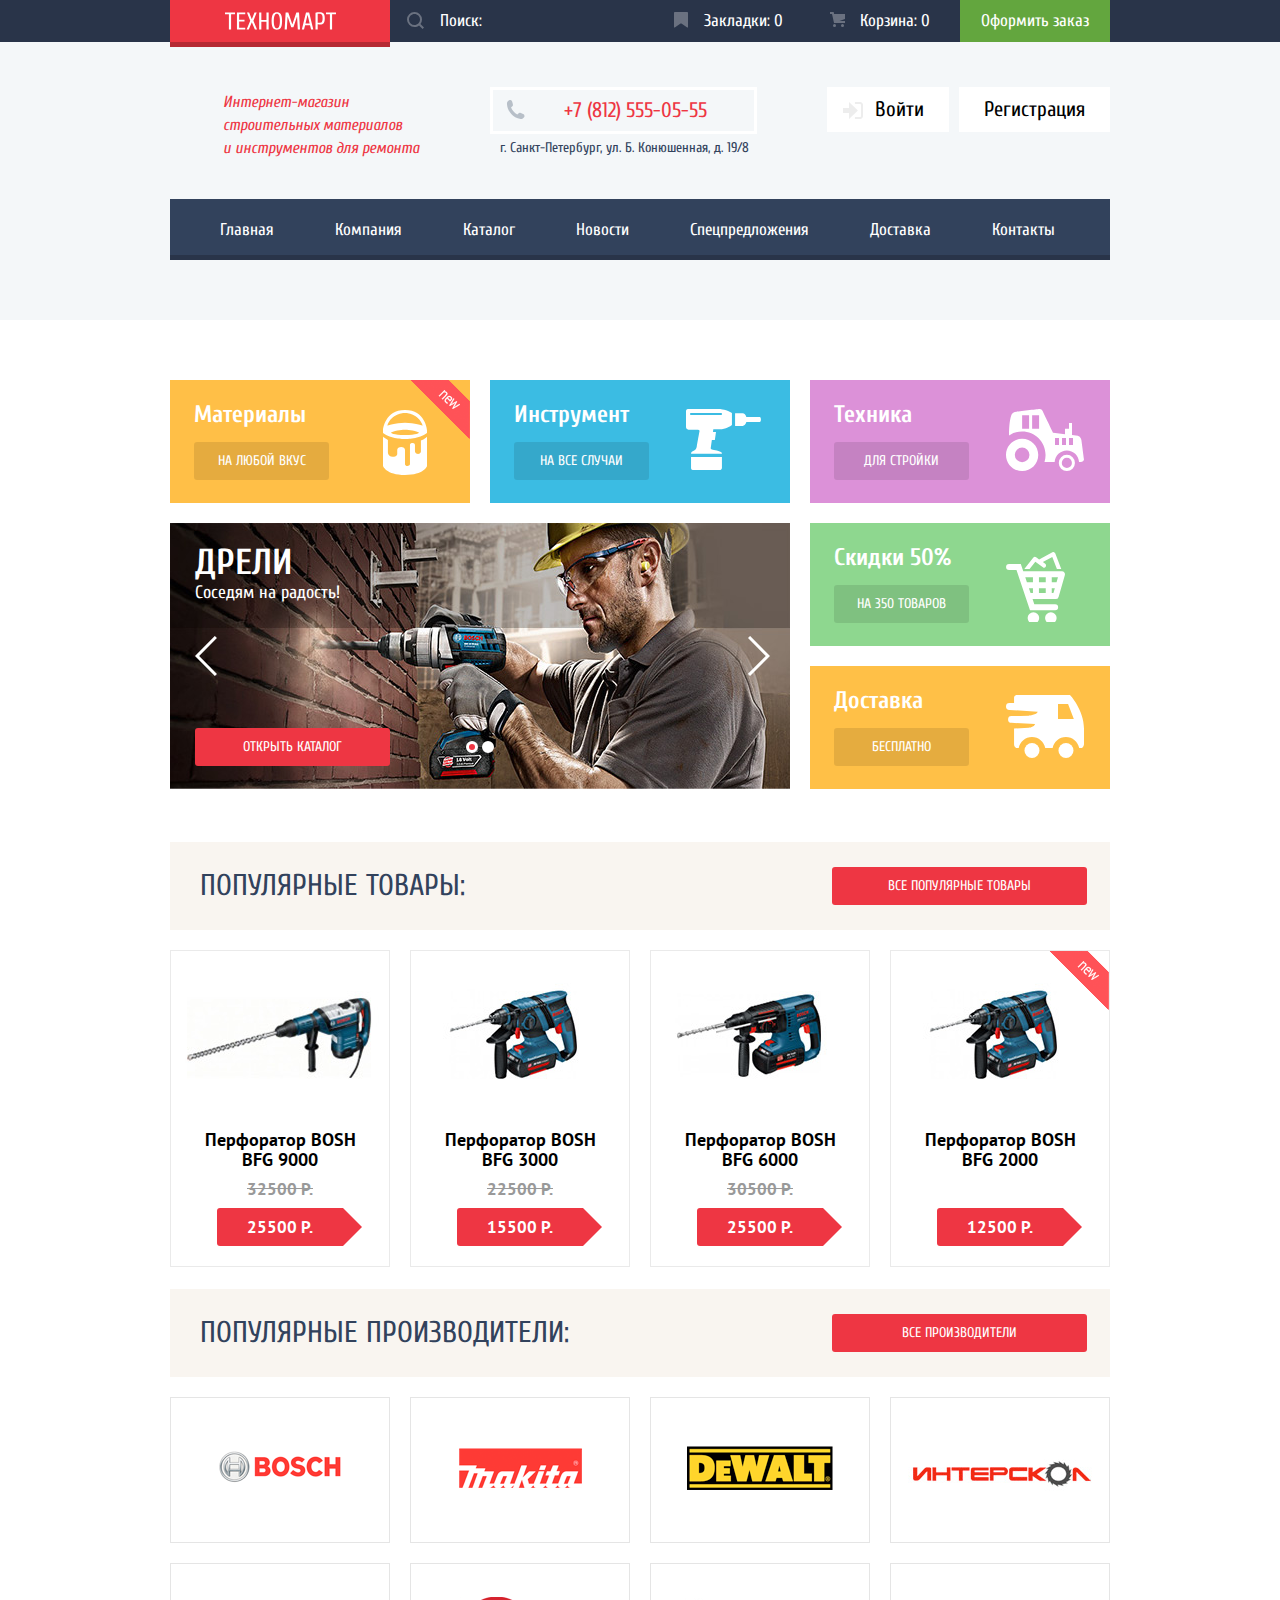
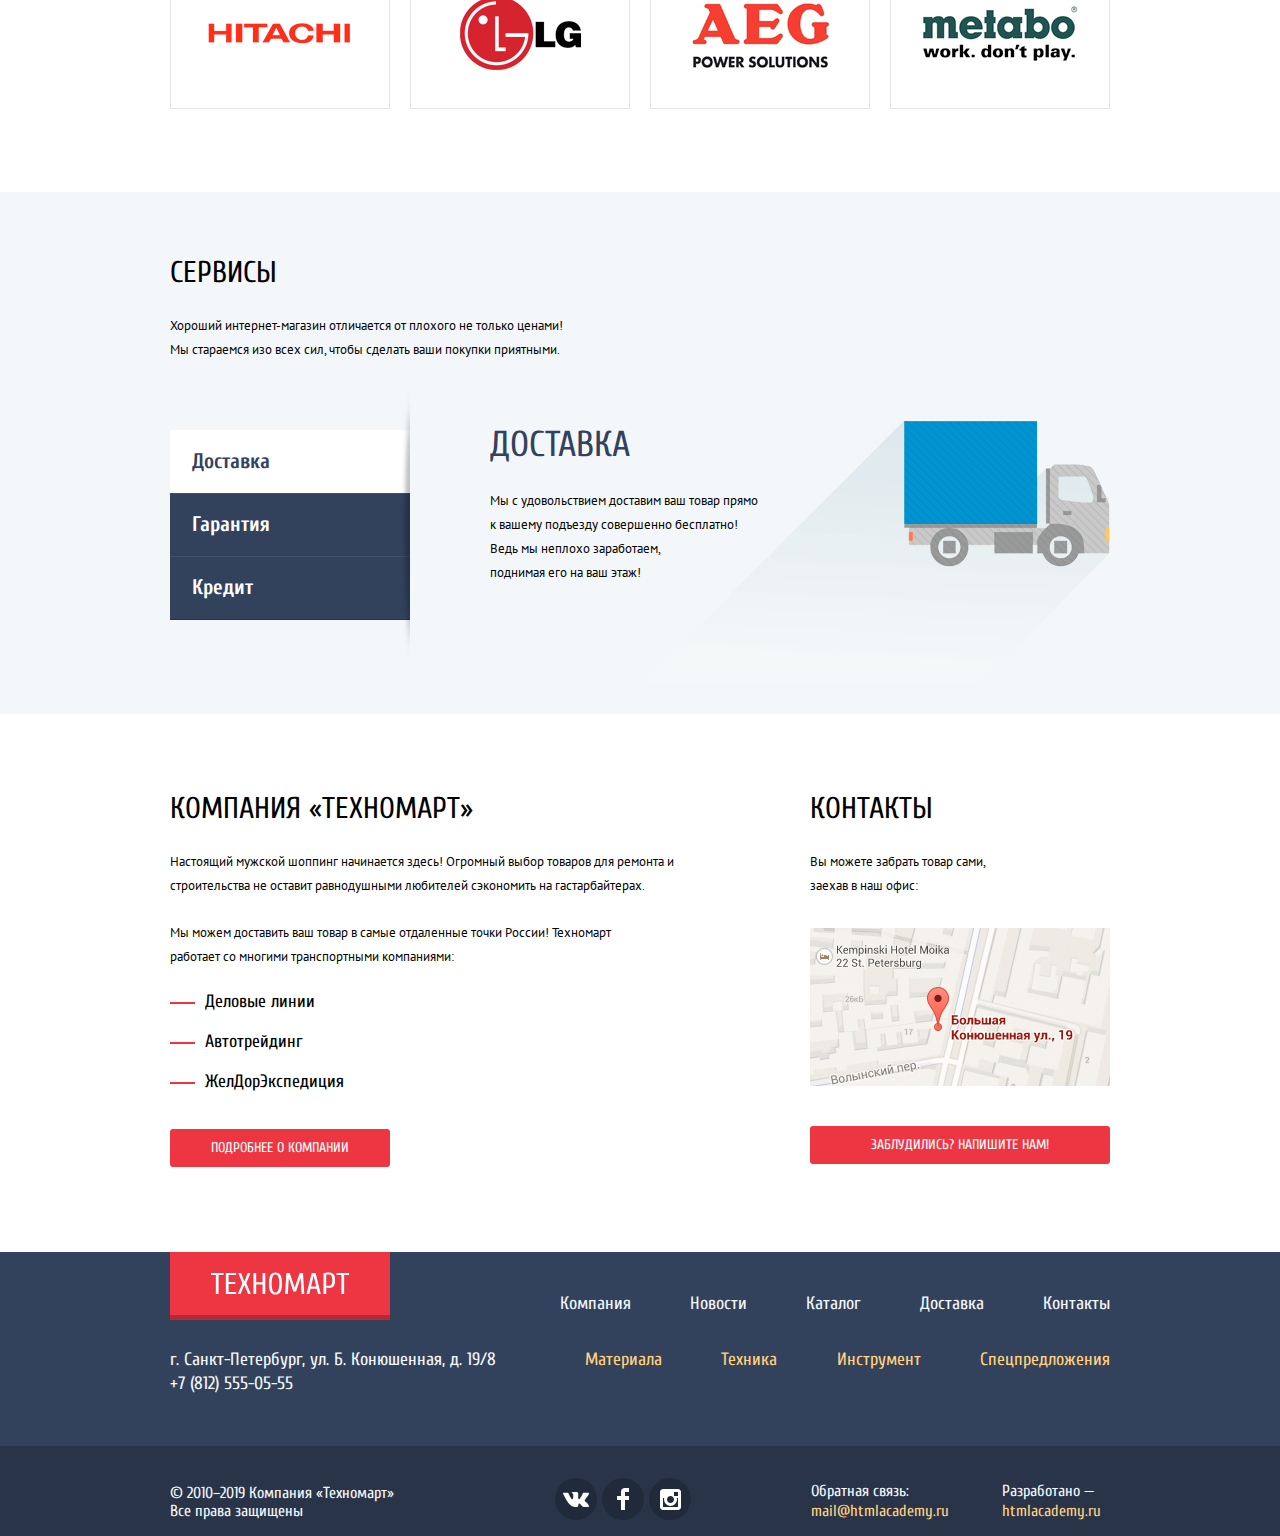
<file: index.html>
<!DOCTYPE html>
<html lang="ru">
  <head>
    <meta charset="utf-8">
    <link href="https://fonts.googleapis.com/css?family=PT+Sans:400,700&amp;subset=cyrillic" rel="stylesheet">
    <link href="https://fonts.googleapis.com/css?family=Cuprum:400,400i,700&amp;subset=cyrillic" rel="stylesheet">
    <link rel="stylesheet" href="css/normalize.css">
    <link rel="stylesheet" href="css/style.min.css">
    <title>HTML Academy: Техномарт</title>
  </head>
  <body>
    <header class="main-header">      
        <section class="top-header"> 
          <div class="container">       
            <a class="logo">
              <img src="img/logo-technomart.svg" width="111" height="18" alt="Логотип Техномарт">
            </a>
            <form class="search-form" action="https://echo.htmlacademy.ru" method="GET">          
              <input class="search-input" id="appointment-search" type="text" name="search" placeholder="Поиск:">
              <button class="icon-search" type="submit"></button>
            </form>        
            <div class="user-order-menu">
              <a class="user-order-link bookmark" href="bookmark.html">Закладки: 0</a>
              <a class="user-order-link basket" href="cart.html">Корзина: 0</a>
              <a class="order-btn" href="order.html">Оформить заказ</a>
            </div>
          </div>
        </section>
        <div class="container">
          <section class="middle-header">          
              <h1 class="header-title">Интернет-магазин строительных материалов и&nbsp;инструментов для ремонта</h1>
              <div class="header-contacts">
                <a class="header-phone" href="tel:88125550555">+7 (812) 555-05-55</a>
                <p class="header-adress">г. Санкт-Петербург, ул. Б. Конюшенная, д. 19/8</p>
              </div> 
              <div class="login-menu">
                <a class="sign-in-btn" href="sign-in.html">Войти</a>
                <a href="registration.html">Регистрация</a>
              </div>          
          </section>

          <nav class="main-nav">        
            <ul class="site-menu">
              <li class="site-menu-item"><a href="index.html">Главная</a></li>
              <li class="site-menu-item"><a href="about.html">Компания</a></li>
              <li class="site-menu-item"><a href="catalog.html">Каталог</a></li>
              <li class="site-menu-item"><a href="news.html">Новости</a></li>
              <li class="site-menu-item"><a href="specoffer.html">Спецпредложения</a></li>
              <li class="site-menu-item"><a href="delivery.html">Доставка</a></li>
              <li class="site-menu-item"><a href="contacts.html">Контакты</a></li>
            </ul>
          </nav>
        </div>
      
    </header>

    <main>
      <div class="container">
        <section class="main-promo">
          <h2 class="visually-hidden">Основные разделы и преимущества</h2>      
          <ul class="main-category">
            <li class="promo-item main-materials new-label">
              <h3>Материалы</h3> 
              <a href="catalog.html">На любой вкус</a>           
            </li>
            <li class="promo-item main-tools">
              <h3>Инструмент</h3>
              <a href="catalog.html">На все случаи</a>            
            </li>
            <li class="promo-item main-technique">
              <h3>Техника</h3>
              <a href="catalog.html">Для стройки</a>            
            </li>
          </ul>        
          <div class="slider-and-features">
            <div class="slider">
              <input type="radio" id="btn-1" name="toggle-dot" aria-label="Первый слайд" checked>
              <input type="radio" id="btn-2" name="toggle-dot" aria-label="Второй слайд">             
              <div class="slider-controls">               
                <label for="btn-1" aria-label="Первый слайд"></label>
                <label for="btn-2" aria-label="Второй слайд"></label>                
              </div>                       
              <div class="slider-inner">
                <ul class="slider-slides">
                  <li class="slider-item slide-1">
                    <div class="sider-item-description">
                      <h3>Дрели</h3>
                      <p>Соседям на радость!</p>
                      <a class="btn" href="catalog.html">Открыть каталог</a>
                    </div>
                    <img src="img/slide-2.jpg" width="620" height="266" alt="Баннер каталога дреллей">
                  </li>
                  <li class="slider-item slide-2">
                    <div class="sider-item-description">
                      <h3>Перфораторы</h3>
                      <p>Настоящие мужские игрушки</p>
                      <a class="btn" href="catalog.html">Открыть каталог</a>
                    </div>
                    <img src="img/slide-1.jpg" width="620" height="266" alt="Баннер каталога перфораторов">
                  </li>
                </ul>
              </div>            
              <button class="btn-slider btn-back" type="button" aria-label="Предыдущий слайд"></button>
              <button class="btn-slider btn-next" type="button" aria-label="Следующий слайд"></button>                
            </div>
            
            <ul class="features">
              <li class="promo-item features-discount">
                <h3>Скидки 50%</h3>
                <a href="specoffer.html">На 350 товаров</a>
              </li>
              <li class="promo-item features-delivery">
                <h3>Доставка</h3>
                <a href="delivery.html">Бесплатно</a>
              </li>
            </ul>
          </div>
        </section>
        
        <section class="popular-items">
          <div class="popular-title">
            <h2>Популярные товары:</h2>
            <a class="btn" href="popular-items.html">Все популярные товары</a>
          </div>
          <ul class="items-list">
            <li class="item">            
                <img src="img/perforator9000.jpg" width="218" height="170" alt="Перфоратор BOSH BFG 9000">
                <h3 class="item-title">
                  <a href="item.html">Перфоратор BOSH BFG 9000</a>
                </h3>
                <p class="old-price">32500 Р.</p>
                <p class="price">25500 Р.</p>
                <div class="item-buttons">
                  <a class="item-buy" href="basket.html">Купить</a>
                  <a class="item-bookmark" href="bookmark.html">В закладки</a>
                </div>            
            </li>
            <li class="item">            
                <img src="img/perforator3000.jpg" width="218" height="170" alt="Перфоратор BOSH BFG 3000">
                <h3 class="item-title">
                  <a href="item.html">Перфоратор BOSH BFG 3000</a>
                </h3>
                <p class="old-price">22500 Р.</p>
                <p class="price">15500 Р.</p>
                <div class="item-buttons">
                  <a class="item-buy" href="basket.html">Купить</a>
                  <a class="item-bookmark" href="bookmark.html">В закладки</a>
                </div>            
            </li>
            <li class="item">            
                <img src="img/perforator6000.jpg" width="218" height="170" alt="Перфоратор BOSH BFG 6000">
                <h3 class="item-title">
                  <a href="item.html">Перфоратор BOSH BFG 6000</a>
                </h3>
                <p class="old-price">30500 Р.</p>
                <p class="price">25500 Р.</p>
                <div class="item-buttons">
                  <a class="item-buy" href="basket.html">Купить</a>
                  <a class="item-bookmark" href="bookmark.html">В закладки</a>
                </div>            
            </li>
            <li class="item new-label">            
                <img src="img/perforator2000.jpg" width="218" height="170" alt="Перфоратор BOSH BFG 2000">
                <h3 class="item-title">
                  <a href="item.html">Перфоратор BOSH BFG 2000</a>
                </h3>
                <p class="old-price old-price-null"></p>
                <p class="price">12500 Р.</p>
                <div class="item-buttons">
                  <a class="item-buy" href="basket.html">Купить</a>
                  <a class="item-bookmark" href="bookmark.html">В закладки</a>
                </div>            
            </li>
          </ul>  
        </section>

        <section class="popular-brands">
          <div class="popular-title">
            <h2>Популярные производители:</h2>
            <a class="btn" href="catalog.html">Все производители</a>
          </div>
          <ul class="popular-brands-list">
            <li class="popular-brand">
              <a href="catalog-bosch.html" aria-label="Bosch">
                <img src="img/brand1.png" width="126" height="37" alt="Bosch">
              </a>
            </li>
            <li class="popular-brand">
              <a href="catalog-makita.html" aria-label="Makita">
                <img src="img/brand2.png" width="123" height="40" alt="Makita">
              </a>
            </li>
            <li class="popular-brand">
              <a href="catalog-dewalt.html" aria-label="Dewalt">
                <img src="img/brand3.png" width="146" height="44" alt="Dewalt">
              </a>
            </li>
            <li class="popular-brand">
              <a href="catalog-interskol.html" aria-label="Интеркол">
                <img src="img/brand4.png" width="200" height="88" alt="Интеркол">
              </a>
            </li>
            <li class="popular-brand">
              <a href="catalog-hitachi.html" aria-label="Hitachi">
                <img src="img/brand5.png" width="169" height="31" alt="Hitachi">
              </a>
            </li>
            <li class="popular-brand">
              <a href="catalog-lg.html" aria-label="LG">
                <img src="img/brand6.png" width="121" height="73" alt="LG">
              </a>
            </li>
            <li class="popular-brand">
              <a href="catalog-aeg.html" aria-label="AEG">
                <img src="img/brand7.png" width="151" height="96" alt="AEG">
              </a>
            </li>
            <li class="popular-brand">
              <a href="catalog-metabo.html" aria-label="Metabo">
                <img src="img/brand8.png" width="204" height="69" alt="Metabo">
              </a>
            </li>
          </ul>  
        </section>
      </div>

      <section class="main-services">
        <div class="container">
          <h2 class="text-title">Сервисы</h2>
          <p class="main-services-txt">Хороший интернет-магазин отличается от плохого не только ценами! Мы стараемся изо всех сил, чтобы сделать ваши покупки приятными.</p>
          <div class="tab-wrapper">
            <ul class="services-tabs">
              <li>
                <button class="tab-link active">Доставка</button>
              </li>
              <li>
                <button class="tab-link">Гарантия</button>
              </li>
              <li>
                <button class="tab-link">Кредит</button>
              </li>
            </ul>
            <div class="services-content-tabs">
              <div class="tab-content delivery-tab">
                <h3 class="tab-title">Доставка</h3>
                <p>Мы&nbsp;с&nbsp;удовольствием доставим ваш товар прямо к&nbsp;вашему подъезду совершенно бесплатно! Ведь мы&nbsp;неплохо заработаем,<br> поднимая его на&nbsp;ваш этаж!</p>
              </div>
              <div class="tab-content garanty-tab">
                <h3 class="tab-title">Гарантия</h3>
                <p>Если купленный у&nbsp;нас товар поломается или заискрит,<br> а&nbsp;также в&nbsp;случае пожара, спровоцированного его возгаранием, вы&nbsp;всегда можете быть уверены в&nbsp;нашей гарантии. Мы&nbsp;обменяем сгоревший товар на&nbsp;новый.<br> Дом уж&nbsp;восстановите как-нибудь сами.</p>
              </div>
              <div class="tab-content credit-tab">
                <h3 class="tab-title">Кредит</h3>
                <p>Залезть в&nbsp;долговую яму стало проще!<br> Кредитные консультанты придут вам на&nbsp;помощь.</p>
                <a class="btn" href="callback.html">Отправить заявку</a>
              </div>
            </div>
          </div>
        </div>
      </section>

      <section class="main-info container">
        <div class="about">
          <h2 class="text-title">Компания «Техномарт»</h2>
          <p>Настоящий мужской шоппинг начинается здесь! Огромный выбор товаров для ремонта и строительства не&nbsp;оставит равнодушными любителей сэкономить на&nbsp;гастарбайтерах.</p>
          <p class="max-width-445">Мы&nbsp;можем доставить ваш товар в&nbsp;самые отдаленные точки России! Техномарт работает со&nbsp;многими транспортными компаниями:</p>
          <ul class="delivery-company">
            <li>Деловые линии</li>
            <li>Автотрейдинг</li>
            <li>ЖелДорЭкспедиция</li>
          </ul>
          <a class="btn" href="about.html">Подробнее о компании</a>
        </div>

        <div class="contacts">
          <h2 class="text-title">Контакты</h2>
          <p>Вы можете забрать товар сами, заехав в наш офис:</p>
          <a class="map-link" href="contacts.html">
            <img src="img/map.jpg" width="300" height="158" alt="Компания Техномарт на карте">
          </a>      
          <a class="callback-link btn" href="contacts.html">Заблудились? Напишите нам!</a>
        </div>        
      </section>      

      <div class="popup popup-map">
        <button class="popup-close" type="button" aria-label="Закрыть модальное окно"></button>
        <iframe src="https://www.google.com/maps/embed?pb=!1m18!1m12!1m3!1d1680.5940192994892!2d30.319301425197015!3d59.939204661419495!2m3!1f0!2f0!3f0!3m2!1i1024!2i768!4f13.1!3m3!1m2!1s0x4696310fca5ba729%3A0xea9c53d4493c879f!2z0JHQvtC70YzRiNCw0Y8g0JrQvtC90Y7RiNC10L3QvdCw0Y8g0YPQuy4sIDE5LCDQodCw0L3QutGCLdCf0LXRgtC10YDQsdGD0YDQsywgMTkxMTg2!5e0!3m2!1sru!2sru!4v1551020338741" width="940" height="446" allowfullscreen></iframe>              
      </div>
      
      <div class="popup popup-callback">
        <button class="popup-close" type="button" aria-label="Закрыть модальное окно"></button>
        <form class="callback" action="https://echo.htmlacademy.ru" method="GET">
          <div class="popup-content">
            <p class="form-column">
              <label for="appointment-name">Ваше имя:</label>
              <input id="appointment-name" type="text" name="name" placeholder="Имя Фамилия" required>
            </p>

            <p class="form-column">
              <label for="appointment-email">Ваш e-mail:</label>
              <input id="appointment-email" type="email" name="email" placeholder="email@example.com" required>
            </p>

            <label for="appointment-text">Текст письма:</label>
            <textarea id="appointment-text" name="text" cols="55" rows="5">В свободной форме</textarea>
          </div>
          <div class="popup-footer">
            <button class="callback-submit btn" type="submit">Отправить</button>
          </div>
        </form>
      </div>
      <div class="popup-basket-success">
        <button class="popup-close" type="button" aria-label="Закрыть модальное окно"></button>
        <div class="popup-content">        
          <p class="popup-title-success">Товар добавлен в корзину!</p>
        </div>
        <div class="popup-footer">
          <a class="popup-btn-success btn" href="order.html">Оформить заказ</a>
          <button class="continue-btn" type="button">Продолжить покупки</button>
        </div>
      </div>
    </main>
        
    <footer class="main-footer">
      <section class="footer-top container">        
        <a class="logo logo-footer">
          <img src="img/logo-technomart.svg" width="138" height="23" alt="Логотип Техномарт">
        </a>            
        <ul class="footer-menu">
          <li><a href="about.html">Компания</a></li>
          <li><a href="news.html">Новости</a></li>
          <li><a href="catalog.html">Каталог</a></li>
          <li><a href="delivery.html">Доставка</a></li>
          <li><a href="contacts.html">Контакты</a></li>
        </ul>
      </section> 
      <section class="footer-middle container">   
        <p class="footer-adress">г. Санкт-Петербург, ул. Б. Конюшенная, д. 19/8 <a href="tel:+7(812)555-05-55">+7 (812) 555-05-55</a></p>
        <ul class="footer-sub-menu">
          <li><a href="materials.html">Материала</a></li>
          <li><a href="technique.html">Техника</a></li>
          <li><a href="tools.html">Инструмент</a></li>
          <li><a href="spec-offer.html">Спецпредложения</a></li>
        </ul>
      </section>       

      <section class="footer-bottom">
        <div class="container">        
          <p class="copyright">© 2010–2019 Компания «Техномарт»<span class="all-rights">Все права защищены</span></p>
          <ul class="social-links">
            <li><a class="social-btn vk-btn" href="https://vk.com" target="_blank" aria-label="Техномарт в Вконтакте"></a></li>
            <li><a class="social-btn facebook-btn" href="https://facebook.com" target="_blank" aria-label="Техномарт в Facebook"></a></li>
            <li><a class="social-btn instagramm-btn" href="https://instagramm.com" target="_blank" aria-label="Техномарт в Instagramm"></a></li>
          </ul>
          <p class="footer-email">Обратная связь: <a class="footer-link" href="mailto:mail@htmlacademy.ru">mail@htmlacademy.ru</a></p>
          <p class="footer-academy">Разработано — <a class="footer-link" href="https://htmlacademy.ru/intensive/htmlcss" target="_blank">htmlacademy.ru</a></p>
        </div>
      </section>      
    </footer>

    <script src="js/main.min.js"></script>
  </body>
</html>
</file>
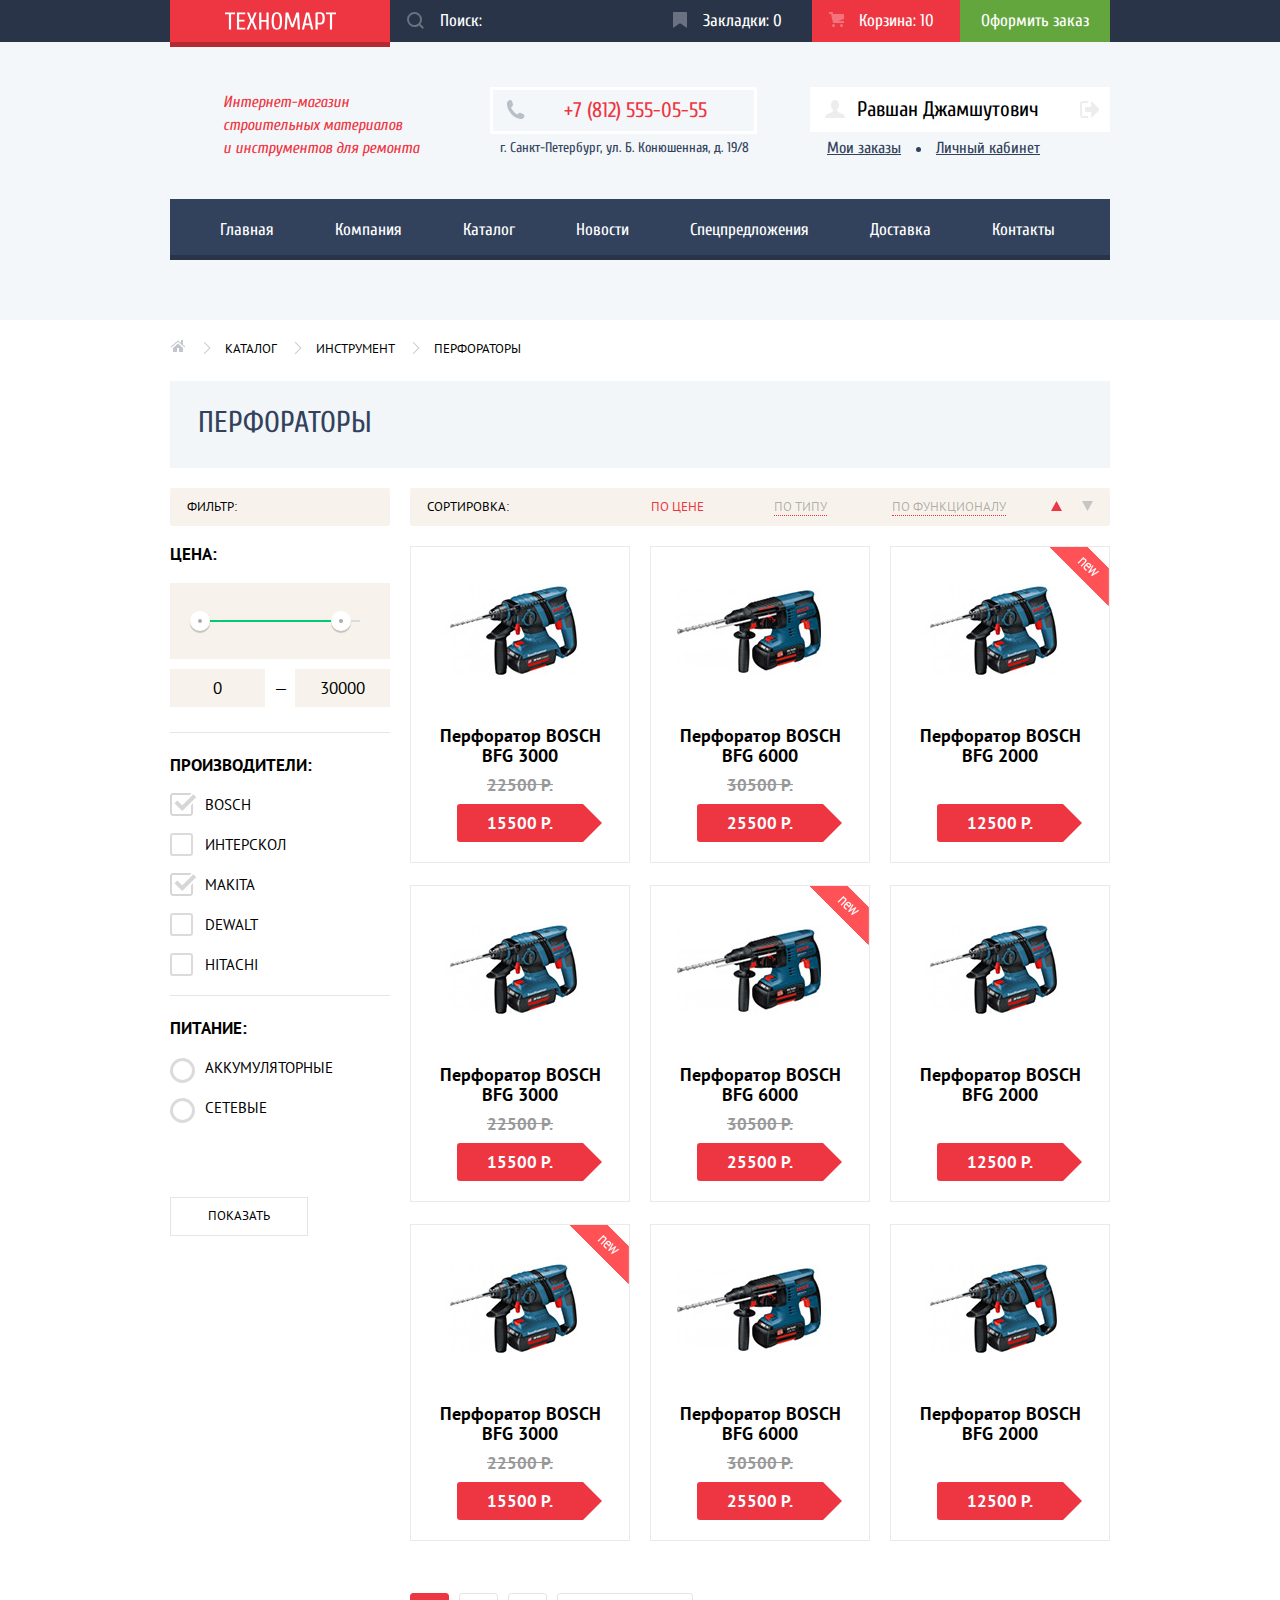
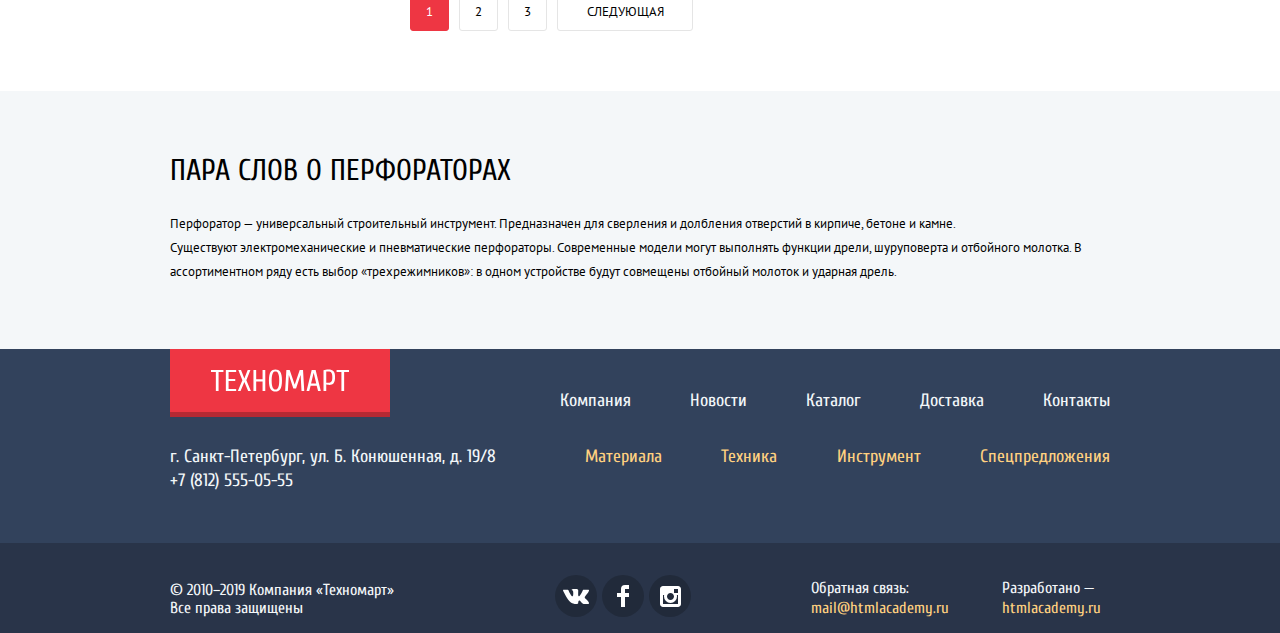
<file: catalog.html>
<!DOCTYPE html>
<html lang="ru">
  <head>
    <meta charset="utf-8">
    <link href="https://fonts.googleapis.com/css?family=PT+Sans:400,700&amp;subset=cyrillic" rel="stylesheet">
    <link href="https://fonts.googleapis.com/css?family=Cuprum:400,400i,700&amp;subset=cyrillic" rel="stylesheet">
    <link rel="stylesheet" href="css/normalize.css">
    <link rel="stylesheet" href="css/style.min.css">
    <title>Каталог — Техномарт</title>
  </head>
  <body>
    <header class="main-header inner-page-header">      
      <section class="top-header">
        <div class="container">
          <a class="logo" href="index.html">
            <img src="img/logo-technomart.svg" width="111" height="18" alt="Логотип Техномарт">
          </a>
          <form class="search-form" action="search.php" method="POST">
            <input class="search-input" id="appointment-search" type="text" name="search" placeholder="Поиск:">
            <button class="icon-search" type="submit"></button>
          </form>
          <div class="user-order-menu">
            <a class="user-order-link bookmark" href="bookmark.html">Закладки: 0</a>
            <a class="user-order-link basket active" href="cart.html">Корзина: 10</a>
            <a class="order-btn" href="order.html">Оформить заказ</a>
          </div>
        </div>
      </section>

      <div class="container">
        <section class="middle-header">
          <p class="header-title">Интернет-магазин строительных материалов и&nbsp;инструментов для ремонта</p>
          <div class="header-contacts">
            <a class="header-phone" href="tel:88125550555">+7 (812) 555-05-55</a>
            <p class="header-adress">г. Санкт-Петербург, ул. Б. Конюшенная, д. 19/8</p>
          </div>
          <div class="user-control">
            <a class="user-name" href="lk.html">Равшан Джамшутович</a>
            <a class="user-exit" href="exit.html" aria-label="Кнопка выхода"></a>
            <ul class="user-menu">
              <li><a href="myorder.html">Мои заказы</a></li>
              <li><a href="personal.html">Личный кабинет</a></li>
            </ul>
          </div>
        </section>

        <nav class="main-nav">
          <ul class="site-menu">
            <li class="site-menu-item"><a href="index.html">Главная</a></li>
            <li class="site-menu-item"><a href="about.html">Компания</a></li>
            <li class="site-menu-item"><a href="catalog.html">Каталог</a></li>
            <li class="site-menu-item"><a href="news.html">Новости</a></li>
            <li class="site-menu-item"><a href="specoffer.html">Спецпредложения</a></li>
            <li class="site-menu-item"><a href="delivery.html">Доставка</a></li>
            <li class="site-menu-item"><a href="contacts.html">Контакты</a></li>
          </ul>
        </nav>
      </div>      
    </header>

    <main class="catalog-page container">
      <ul class="breadcrumbs">
        <li class="breadcrumbs-home"><a href="index.html">Главная</a></li>
        <li><a href="catalog.html">Каталог</a></li>
        <li><a href="tools.html">Инструмент</a></li>
        <li class="breadcrumbs-current">Перфораторы</li>
      </ul>

      <h1 class="catalog-page-title">Перфораторы</h1>

      <section class="shop">
        <div class="filter">          
          <form class="filter-form" action="filter.php" method="GET">
            <div class="shop-filter-sort">
              <h2 class="filter-title">Фильтр:</h2>
            </div>
            <fieldset class="filter-range">
              <legend>Цена:</legend>
              <div class="range-controls"> 
                <div class="scale">
                  <div class="bar"></div>
                </div>
                <div class="range-toggle range-toggle-min"></div>
                <div class="range-toggle range-toggle-max"></div>
              </div>
              <div class="price-controls">
                <label class="min-price"><input type="text" name="min-price" value="0"></label>
                <label class="max-price"><input type="text" name="max-price" value="30000"></label>
              </div>                
            </fieldset>                
              
            
            <fieldset>
              <legend>Производители:</legend>
              <ul>
                <li class="filter-option">
                  <input class="filter-checkbox visually-hidden" id="filter-bosch" type="checkbox" name="bosch" checked>
                  <label for="filter-bosch">Bosch</label>
                </li>
                <li class="filter-option">
                  <input class="filter-checkbox visually-hidden" id="filter-interscoll" type="checkbox" name="interscoll">
                  <label for="filter-interscoll">Интерскол</label>
                </li>
                <li class="filter-option">
                  <input class="filter-checkbox visually-hidden" id="filter-makita" type="checkbox" name="makita" checked>
                  <label for="filter-makita">Makita</label>
                </li>
                <li class="filter-option">
                  <input class="filter-checkbox visually-hidden" id="filter-dewalt" type="checkbox" name="dewalt">
                  <label for="filter-dewalt">Dewalt</label>
                </li>
                <li class="filter-option">
                  <input class="filter-checkbox visually-hidden" id="filter-hitachi" type="checkbox" name="hitachi">
                  <label for="filter-hitachi">Hitachi</label>
                </li>
              </ul>
            </fieldset>
            <fieldset>
              <legend>Питание:</legend>
              <ul>
                <li class="filter-option">
                  <input class="filter-radio visually-hidden" id="filter-accumulator" type="radio" name="power-group" value="accumulator">
                  <label for="filter-accumulator">Аккумуляторные</label>
                </li>
                <li class="filter-option">
                  <input class="filter-radio visually-hidden" id="filter-electric" type="radio" name="power-group" value="electric">
                  <label for="filter-electric">Сетевые</label>
                </li>
              </ul>
            </fieldset>

            <button type="submit">Показать</button>
          </form>
        </div>

        <div class="catalog">
          <div class="shop-filter-sort">
            <h2 class="filter-title">Сортировка:</h2>
            <ul class="sorting-list">
              <li class="sorting-item active"><a href="#">По цене</a></li>
              <li class="sorting-item"><a href="#">По типу</a></li>
              <li class="sorting-item"><a href="#">По функционалу</a></li>
              <li class="sorting-arrow asc active">
                <a href="#">
                  <span class="visually-hidden">По возрастанию</span>
                  <svg xmlns="http://www.w3.org/2000/svg" width="11" height="10" viewBox="0 0 11 10">
                    <path d="M5.5 0L0 10h11z"/>
                  </svg>
                </a>
              </li>
              <li class="sorting-arrow desc">
                <a href="#">
                  <span class="visually-hidden">По убыванию</span>
                  <svg xmlns="http://www.w3.org/2000/svg" width="11" height="10" viewBox="0 0 11 10">
                    <path d="M5.5 10L0 0h11"/>
                  </svg>
                </a>
              </li>
            </ul>
          </div>
          <ul class="items-list">
            <li class="item">
              <img src="img/perforator3000.jpg" width="218" height="170" alt="Перфоратор BOSCH BFG 3000">
              <h3 class="item-title">
                <a href="item.html">Перфоратор BOSCH BFG 3000</a>
              </h3>
              <p class="old-price">22500 Р.</p>
              <p class="price">15500 Р.</p>
              <div class="item-buttons">
                <a class="item-buy" href="basket.html">Купить</a>
                <a class="item-bookmark" href="bookmark.html">В закладки</a>
              </div>
            </li>

            <li class="item">
              <img src="img/perforator6000.jpg" width="218" height="170" alt="Перфоратор BOSCH BFG 6000">
              <h3 class="item-title">
                <a href="item.html">Перфоратор BOSCH BFG 6000</a>
              </h3>
              <p class="old-price">30500 Р.</p>
              <p class="price">25500 Р.</p>
              <div class="item-buttons">
                <a class="item-buy" href="basket.html">Купить</a>
                <a class="item-bookmark" href="bookmark.html">В закладки</a>
              </div>
            </li>

            <li class="item new-label">
              <img src="img/perforator2000.jpg" width="218" height="170" alt="Перфоратор BOSCH BFG 2000">
              <h3 class="item-title">
                <a href="item.html">Перфоратор BOSCH BFG 2000</a>
              </h3>   
              <p class="old-price old-price-null"></p>           
              <p class="price">12500 Р.</p>
              <div class="item-buttons">
                <a class="item-buy" href="basket.html">Купить</a>
                <a class="item-bookmark" href="bookmark.html">В закладки</a>
              </div>
            </li>

            <li class="item">
              <img src="img/perforator3000.jpg" width="218" height="170" alt="Перфоратор BOSCH BFG 3000">
              <h3 class="item-title">
                <a href="item.html">Перфоратор BOSCH BFG 3000</a>
              </h3>
              <p class="old-price">22500 Р.</p>
              <p class="price">15500 Р.</p>
              <div class="item-buttons">
                <a class="item-buy" href="basket.html">Купить</a>
                <a class="item-bookmark" href="bookmark.html">В закладки</a>
              </div>
            </li>

            <li class="item new-label">
              <img src="img/perforator6000.jpg" width="218" height="170" alt="Перфоратор BOSCH BFG 6000">
              <h3 class="item-title">
                <a href="item.html">Перфоратор BOSCH BFG 6000</a>
              </h3>              
              <p class="old-price">30500 Р.</p>
              <p class="price">25500 Р.</p>
              <div class="item-buttons">
                <a class="item-buy" href="basket.html">Купить</a>
                <a class="item-bookmark" href="bookmark.html">В закладки</a>
              </div>
            </li>

            <li class="item">
              <img src="img/perforator2000.jpg" width="218" height="170" alt="Перфоратор BOSCH BFG 2000">
              <h3 class="item-title">
                <a href="item.html">Перфоратор BOSCH BFG 2000</a>
              </h3>
              <p class="old-price old-price-null"></p>
              <p class="price">12500 Р.</p>
              <div class="item-buttons">
                <a class="item-buy" href="basket.html">Купить</a>
                <a class="item-bookmark" href="bookmark.html">В закладки</a>
              </div>
            </li>

            <li class="item new-label">
              <img src="img/perforator3000.jpg" width="218" height="170" alt="Перфоратор BOSCH BFG 3000">
              <h3 class="item-title">
                <a href="item.html">Перфоратор BOSCH BFG 3000</a>
              </h3>              
              <p class="old-price">22500 Р.</p>
              <p class="price">15500 Р.</p>
              <div class="item-buttons">
                <a class="item-buy" href="basket.html">Купить</a>
                <a class="item-bookmark" href="bookmark.html">В закладки</a>
              </div>
            </li>

            <li class="item">
              <img src="img/perforator6000.jpg" width="218" height="170" alt="Перфоратор BOSCH BFG 6000">
              <h3 class="item-title">
                <a href="item.html">Перфоратор BOSCH BFG 6000</a>
              </h3>
              <p class="old-price">30500 Р.</p>
              <p class="price">25500 Р.</p>
              <div class="item-buttons">
                <a class="item-buy" href="basket.html">Купить</a>
                <a class="item-bookmark" href="bookmark.html">В закладки</a>
              </div>
            </li>

            <li class="item">
              <img src="img/perforator2000.jpg" width="218" height="170" alt="Перфоратор BOSCH BFG 2000">
              <h3 class="item-title">
                <a href="item.html">Перфоратор BOSCH BFG 2000</a>
              </h3>
              <p class="old-price old-price-null"></p>
              <p class="price">12500 Р.</p>
              <div class="item-buttons">
                <a class="item-buy" href="basket.html">Купить</a>
                <a class="item-bookmark" href="bookmark.html">В закладки</a>
              </div>
            </li>
          </ul>
          <ul class="pagination-list">
            <li class="pagination-item pagination-item-current"><a aria-label="Страница номер 1">1</a></li>
            <li class="pagination-item"><a href="#" aria-label="Страница номер 2">2</a></li>
            <li class="pagination-item"><a href="#" aria-label="Страница номер 3">3</a></li>
            <li class="pagination-item"><a href="#" aria-label="Следующая страница">Следующая</a></li>
          </ul>
        </div>
      </section>

      <div class="popup-basket-success">
        <button class="popup-close" type="button" aria-label="Закрыть модальное окно"></button>
        <div class="popup-content">        
          <p class="popup-title-success">Товар добавлен в корзину!</p>
        </div>
        <div class="popup-footer">
          <a class="popup-btn-success btn" href="order.html">Оформить заказ</a>
          <button class="continue-btn" type="button">Продолжить покупки</button>
        </div>
      </div>
    </main>

    <section class="category-text">
      <div class="container">
        <h2 class="text-title">Пара слов о перфораторах</h2>
        <p>Перфоратор — универсальный строительный инструмент. Предназначен для сверления и долбления отверстий в кирпиче, бетоне и камне.<br>
        Существуют электромеханические и пневматические перфораторы. Современные модели могут выполнять функции дрели, шуруповерта и отбойного молотка. В ассортиментном ряду есть выбор «трехрежимников»: в одном устройстве будут совмещены отбойный молоток и ударная дрель.</p>
      </div>
    </section>

    <footer class="main-footer">
      <section class="footer-top container">        
        <a href="index.html" class="logo logo-footer">
          <img src="img/logo-technomart.svg" width="138" height="23" alt="Логотип Техномарт">
        </a>            
        <ul class="footer-menu">
          <li><a href="about.html">Компания</a></li>
          <li><a href="news.html">Новости</a></li>
          <li><a href="catalog.html">Каталог</a></li>
          <li><a href="delivery.html">Доставка</a></li>
          <li><a href="contacts.html">Контакты</a></li>
        </ul>
      </section> 
      <section class="footer-middle container">   
        <p class="footer-adress">г. Санкт-Петербург, ул. Б. Конюшенная, д. 19/8<a href="tel:+7(812)555-05-55">+7 (812) 555-05-55</a></p>
        <ul class="footer-sub-menu">
          <li><a href="materials.html">Материала</a></li>
          <li><a href="technique.html">Техника</a></li>
          <li><a href="tools.html">Инструмент</a></li>
          <li><a href="spec-offer.html">Спецпредложения</a></li>
        </ul>
      </section>       

      <section class="footer-bottom">
        <div class="container">        
          <p class="copyright">© 2010–2019 Компания «Техномарт»<span class="all-rights">Все права защищены</span></p>
          <ul class="social-links">
            <li><a class="social-btn vk-btn" href="https://vk.com" target="_blank" aria-label="Техномарт в Вконтакте"></a></li>
            <li><a class="social-btn facebook-btn" href="https://facebook.com" target="_blank" aria-label="Техномарт в Facebook"></a></li>
            <li><a class="social-btn instagramm-btn" href="https://instagramm.com" target="_blank" aria-label="Техномарт в Instagramm"></a></li>
          </ul>
          <p class="footer-email">Обратная связь: <a class="footer-link" href="mailto:mail@htmlacademy.ru">mail@htmlacademy.ru</a></p>
          <p class="footer-academy">Разработано — <a class="footer-link" href="https://htmlacademy.ru/intensive/htmlcss" target="_blank">htmlacademy.ru</a></p>
        </div>
      </section>      
    </footer>

    <script src="js/main.min.js"></script>
  </body>
</html>
</file>
<file: css/style.min.css>
@-webkit-keyframes bounce{0%{-webkit-transform:translate(-50%,-200%);transform:translate(-50%,-200%)}70%{-webkit-transform:translate(-50%,-30%);transform:translate(-50%,-30%)}90%{-webkit-transform:translate(-50%,-55%);transform:translate(-50%,-55%)}to{-webkit-transform:translate(-50%,-50%);transform:translate(-50%,-50%)}}@keyframes bounce{0%{-webkit-transform:translate(-50%,-200%);transform:translate(-50%,-200%)}70%{-webkit-transform:translate(-50%,-30%);transform:translate(-50%,-30%)}90%{-webkit-transform:translate(-50%,-55%);transform:translate(-50%,-55%)}to{-webkit-transform:translate(-50%,-50%);transform:translate(-50%,-50%)}}@-webkit-keyframes shake{0%,to{-webkit-transform:translate(-50%,-50%);transform:translate(-50%,-50%)}10%,30%,50%,70%,90%{-webkit-transform:translate(-51%,-50%);transform:translate(-51%,-50%)}20%,40%,60%,80%{-webkit-transform:translate(-49%,-50%);transform:translate(-49%,-50%)}}@keyframes shake{0%,to{-webkit-transform:translate(-50%,-50%);transform:translate(-50%,-50%)}10%,30%,50%,70%,90%{-webkit-transform:translate(-51%,-50%);transform:translate(-51%,-50%)}20%,40%,60%,80%{-webkit-transform:translate(-49%,-50%);transform:translate(-49%,-50%)}}body{min-width:960px;font-family:'Cuprum',Arial,sans-serif;font-size:14px;font-weight:400;line-height:18px;color:#000;background-color:#fff}a{text-decoration:none}.visually-hidden:not(:focus):not(:active),input[type=checkbox].visually-hidden,input[type=radio].visually-hidden{position:absolute;width:1px;height:1px;margin:-1px;border:0;padding:0;white-space:nowrap;-webkit-clip-path:inset(100%);clip-path:inset(100%);clip:rect(0 0 0 0);overflow:hidden}.container{width:940px;margin:0 auto;padding:0 10px}.new-label::before{content:'';position:absolute;top:0;right:0;display:block;width:60px;height:59px;background-image:url(../img/mark-new.png);background-repeat:no-repeat;z-index:2}.main-header{background-color:#f4f7f9;padding-bottom:60px;margin-bottom:60px}.inner-page-header{margin-bottom:20px}.top-header{background-color:#293449;margin-bottom:45px}.top-header .container{display:-webkit-box;display:-ms-flexbox;display:flex}.main-nav{background-color:#32425c}.btn,.logo{text-align:center;background-color:#ee3643}.logo{width:220px;line-height:9px;-webkit-box-shadow:0 5px 0 0 #b52933;box-shadow:0 5px 0 0 #b52933;display:block;padding:12px 0}.btn{display:inline-block;padding:10px 30px;min-width:195px;color:#fff;vertical-align:top;text-transform:uppercase;border:0;border-radius:3px;cursor:pointer}.max-width-445{max-width:445px}.btn:focus,.btn:hover,.logo:focus,.logo:hover{background-color:#ca2c37;outline:0}.btn:active,.logo:active{background-color:#ba2732}.search-form{position:relative;-webkit-box-flex:1;-ms-flex-positive:1;flex-grow:1;overflow:hidden}.search-input{width:100%;height:16px;padding:13px 13px 13px 50px;font-size:17px;background-color:transparent;border:0}.search-input::-webkit-input-placeholder{font-size:17px;color:#fff}.search-input:-ms-input-placeholder,.search-input::-ms-input-placeholder{font-size:17px;color:#fff}.search-input::placeholder{font-size:17px;color:#fff}.search-form:hover .search-input{background-color:#212a3a}.search-form .search-input:active,.search-form .search-input:focus{background-color:#fff;outline:0}.search-input:focus::-webkit-input-placeholder{color:#000}.search-input:focus:-ms-input-placeholder,.search-input:focus::-ms-input-placeholder{color:#000}.search-input:focus::placeholder{color:#000}.icon-search{position:absolute;top:12px;left:17px;width:18px;height:18px;background-image:url(../img/icon-search.svg);background-color:transparent;background-repeat:no-repeat;border:0;opacity:.3}.icon-search:focus,.icon-search:hover{opacity:1}.search-input:hover+.icon-search{opacity:1}.search-input:focus+.icon-search{background-image:url(../img/icon-search-red.svg);opacity:1}.user-order-menu{display:-webkit-box;display:-ms-flexbox;display:flex}.user-order-link{position:relative;padding:13px 30px 13px 47px;font-size:17px;line-height:16px;color:#fff;text-align:center}.user-order-link:focus,.user-order-link:hover{background-color:#212a3a;outline:0}.user-order-link:active,.user-order-link:active::before{opacity:.6}.order-btn{padding:13px 21px;font-size:17px;line-height:16px;color:#fff;text-align:center;background-color:#63a63e}.order-btn:focus,.order-btn:hover{background-color:#5fbb2d}.order-btn:active{background-color:#518534}.user-order-link::before{content:'';position:absolute;top:12px;left:17px;width:16px;height:16px;background-repeat:no-repeat;opacity:.3}.login-menu a:hover::before,.user-order-link:hover::before{opacity:1}.bookmark::before{background-image:url(../img/icon-bookmark.svg)}.basket::before{background-image:url(../img/icon-cart.svg)}.user-order-link.active{padding-right:26px;background-color:#ee3643}.user-order-menu .basket-items:focus,.user-order-menu .basket-items:hover{background-color:#ca2c37}.user-order-menu .basket-items:active{color:#fff;background-color:#ba2732}.middle-header{display:-webkit-box;display:-ms-flexbox;display:flex;margin-bottom:39px}.header-title{max-width:217px;margin:0 20px 0 0;padding:4px 30px 0 53px;font-size:16px;font-weight:400;line-height:23px;font-style:italic;color:#ee3643}.header-contacts{margin-right:53px}.header-phone{position:relative;display:block;width:180px;margin-bottom:2px;padding:10px 10px 10px 71px;font-size:21px;line-height:21px;color:#ee3643;border:3px solid #fff}.header-phone::before{content:'';position:absolute;left:13px;width:19px;height:19px;background-image:url(../img/icon-phone.svg);background-repeat:no-repeat}.header-adress{margin:0 0 0 10px;line-height:24px;color:#32425c}.login-menu{display:-webkit-box;display:-ms-flexbox;display:flex;-webkit-box-align:start;-ms-flex-align:start;align-items:flex-start;-webkit-box-pack:end;-ms-flex-pack:end;justify-content:flex-end;-webkit-box-flex:1;-ms-flex-positive:1;flex-grow:1}.login-menu a{display:block;padding:14px 25px;font-size:21px;line-height:17px;color:#000;background-color:#fff}.login-menu a:focus,.login-menu a:hover{color:#ee3643}.login-menu a:active{color:rgba(0,0,0,.3)}.login-menu a:active::before{opacity:.3}.login-menu .sign-in-btn{position:relative;margin-right:10px;padding-left:48px}.sign-in-btn::before,.user-name::before{content:'';position:absolute;width:20px;background-repeat:no-repeat;opacity:.3}.sign-in-btn::before{display:block;top:15px;left:16px;height:17px;background-image:url(../img/icon-login.svg)}.user-control{position:relative;width:300px;max-width:300px}.user-name{position:relative;display:block;padding:12px 50px 12px 47px;margin:0 0 7px;font-size:21px;line-height:21px;color:#000;background-color:#fff}.user-name::before{top:13px;left:15px;height:20px;background-image:url(../img/icon-user.svg)}.user-exit:focus,.user-exit:hover,.user-name:focus::before,.user-name:hover::before{opacity:1}.user-name:active{opacity:.3}.user-exit{position:absolute;width:20px;height:20px;top:14px;right:11px;background-image:url(../img/icon-logout.svg);background-repeat:no-repeat;opacity:.3}.user-menu{display:-webkit-box;display:-ms-flexbox;display:flex;-ms-flex-wrap:wrap;flex-wrap:wrap;padding-left:17px;margin:0;list-style:none}.user-menu li::after{content:'';display:inline-block;width:5px;height:5px;vertical-align:middle;border-radius:50%;background-color:#32425c;margin:0 15px}.breadcrumbs li:last-child::after,.user-menu li:last-child::after{display:none}.user-menu a{font-size:16px;color:#32425c;text-decoration:underline}.user-menu a:focus,.user-menu a:hover{color:#ee3643}.user-menu a:active{color:#32425c;opacity:.3;text-decoration:none}.site-menu{display:-webkit-box;display:-ms-flexbox;display:flex;-ms-flex-wrap:wrap;flex-wrap:wrap;-ms-flex-pack:distribute;justify-content:space-around;min-height:60px;margin:0;padding:0;list-style:none;overflow:hidden}.site-menu-item{-webkit-box-flex:1;-ms-flex-positive:1;flex-grow:1}.site-menu-item a{display:block;padding:22px 10px;font-size:17px;line-height:17px;color:#fff;text-align:center;-webkit-box-shadow:inset 0 -5px 0 0 #293449;box-shadow:inset 0 -5px 0 0 #293449}.site-menu-item a:focus,.site-menu-item a:hover{background-color:#293449}.site-menu-item a:active{color:rgba(255,255,255,.5);background-color:#1d2739}.site-menu-item:first-child a{padding-left:30px}.site-menu-item:last-child a{padding-right:35px}.features,.main-category{list-style:none;padding-left:0;margin:0}.features h3,.main-category h3{margin:0 0 12px;font-size:24px;line-height:30px;color:#fff}.main-promo{margin-bottom:53px}.main-category{display:-webkit-box;display:-ms-flexbox;display:flex;-ms-flex-wrap:wrap;flex-wrap:wrap}.promo-item{position:relative;width:276px;min-height:83px;padding:20px 0 20px 24px;margin-right:20px;margin-bottom:20px}.features .promo-item:last-of-type{margin-bottom:0}.catalog .item:nth-child(3n),.popular-items .item:nth-child(4n),.promo-item:nth-child(3n){margin-right:0}.promo-item::after{content:'';display:block;position:absolute;top:29px;right:26px;width:78px;height:70px;background-repeat:no-repeat}.features .promo-item{margin-right:0}.features a,.main-category a{display:inline-block;min-width:125px;padding:10px 5px;color:#fff;border-radius:3px;vertical-align:top;text-transform:uppercase;text-align:center;background-color:rgba(0,0,0,.1)}.features a:focus,.features a:hover,.main-category a:focus,.main-category a:hover{background-color:rgba(0,0,0,.2)}.features a:active,.main-category a:active{background-color:rgba(0,0,0,.3)}.main-materials{background-color:#ffbf47}.main-materials::after{top:30px;right:9px;background-image:url(../img/icon-1.svg)}.main-tools{background-color:#3bbce3}.main-tools::after{background-image:url(../img/icon-2.svg)}.main-technique{background-color:#dc91d8}.main-technique::after{background-image:url(../img/icon-3.svg)}.slider-and-features{display:-webkit-box;display:-ms-flexbox;display:flex;-webkit-box-pack:justify;-ms-flex-pack:justify;justify-content:space-between;-webkit-box-align:start;-ms-flex-align:start;align-items:flex-start}.features-discount{background-color:#8ed78f}.features-discount::after{background-image:url(../img/icon-4.svg)}.features-delivery{background-color:#ffc047}.features-delivery::after{background-image:url(../img/icon-5.svg)}.slider{position:relative;overflow:hidden}.slider-slides{width:200%;padding-left:0;margin:0;overflow:hidden}.slider-inner{width:620px}.slider input{display:none}.slider-item{position:relative;height:266px;float:left;font-size:18px;line-height:24px;color:#fff;background:#ccc;overflow:hidden}.sider-item-description{position:absolute;top:22px;left:25px;max-width:90%;z-index:1}.sider-item-description p{margin:0}.slider-item .btn{-webkit-box-sizing:border-box;box-sizing:border-box;padding:10px 20px;margin-top:123px;font-size:14px;line-height:18px}.slider-item h3{margin:0;font-size:36px;line-height:36px;color:#fff;text-transform:uppercase}.slider-controls{position:absolute;z-index:1;bottom:30px;left:50%;-webkit-transform:translateX(-50%);-ms-transform:translateX(-50%);transform:translateX(-50%)}.slider-controls label{display:inline-block;width:6px;height:6px;background-color:#fff;border-radius:50%;border:3px solid #fff;-webkit-transition:all .3s;-o-transition:all .3s;transition:all .3s;cursor:pointer;vertical-align:top}.btn-slider{position:absolute;top:50%;width:22px;height:40px;-webkit-transform:translateY(-50%);-ms-transform:translateY(-50%);transform:translateY(-50%);border:0;background-color:transparent;background-repeat:no-repeat;cursor:pointer}.btn-slider:hover{opacity:.3}.btn-back{background-image:url(../img/icon-left.svg);left:25px}.btn-next{background-image:url(../img/icon-right.svg);right:20px}#btn-1:checked~.slider-controls label[for=btn-1],#btn-2:checked~.slider-controls label[for=btn-2]{background-color:#ee3643}#btn-1:checked~.slider-inner .slider-slides{-webkit-transform:translate(0);-ms-transform:translate(0);transform:translate(0)}#btn-2:checked~.slider-inner .slider-slides{-webkit-transform:translate(-620px);-ms-transform:translate(-620px);transform:translate(-620px)}.items-list,.popular-title{display:-webkit-box;display:-ms-flexbox;display:flex}.popular-title{-webkit-box-pack:justify;-ms-flex-pack:justify;justify-content:space-between;-webkit-box-align:center;-ms-flex-align:center;align-items:center;padding:25px 23px 25px 30px;margin-bottom:20px;background:#f9f5f0}.popular-title h2{margin:0;font-size:30px;font-weight:400;line-height:30px;color:#32425c;text-transform:uppercase}.items-list{-ms-flex-wrap:wrap;flex-wrap:wrap;padding-left:0;margin:0;list-style:none}.shop .items-list{margin-bottom:30px}.item{position:relative;width:218px;padding-bottom:20px;margin-bottom:22px;margin-right:20px;font-family:'PT Sans',Arial,sans-serif;background-color:#fff;text-align:center;border:1px solid #eaeaea;-webkit-transition:-webkit-box-shadow .3s;-o-transition:box-shadow .3s;transition:box-shadow .3s;transition:box-shadow .3s,-webkit-box-shadow .3s}.item-title{padding:0 20px;margin:5px 0 0;font-size:18px;line-height:20px}.item-title a{color:#000}.old-price{margin:10px 0;font-size:17px;font-weight:700;color:#999;text-decoration:line-through}.old-price-null{min-height:18px}.price{position:relative;display:inline-block;margin:auto 0 0;padding:10px 30px;font-size:17px;font-weight:700;color:#fff;vertical-align:top;border-top-left-radius:3px;border-bottom-left-radius:3px;background-color:#ee3643}.price:after{position:absolute;content:"";border:19px solid #fff;top:0;right:-19px;border-right-width:0;border-left-color:#ee3643;border-top-color:transparent;border-bottom-color:transparent}.item:hover{border:1px solid transparent;-webkit-box-shadow:0 10px 25px 0 rgba(41,52,73,.5);box-shadow:0 10px 25px 0 rgba(41,52,73,.5)}.item-buttons{position:absolute;top:0;left:0;width:100%;display:none;-webkit-box-orient:vertical;-webkit-box-direction:normal;-ms-flex-direction:column;flex-direction:column;-webkit-box-align:center;-ms-flex-align:center;align-items:center;padding-top:45px;background:#fff;z-index:1}.item:hover .item-buttons{display:-webkit-box;display:-ms-flexbox;display:flex}.item-buttons a{font-family:'Cuprum',Arial,sans-serif;text-transform:uppercase;border-radius:2px}.item-buy{position:relative;display:block;padding:10px 35px 10px 59px;margin-bottom:8px;color:#fff;background-color:#63a63e;-webkit-box-shadow:inset 0 -3px 0 0 #367315;box-shadow:inset 0 -3px 0 0 #367315}.item-bookmark{display:block;padding:7px 31px}.item-buy:before{content:'';position:absolute;left:17px;display:block;width:16px;height:16px;background-image:url(../img/icon-cart.svg);background-repeat:no-repeat}.item-buy:focus,.item-buy:hover{background-color:#5fbb2d}.item-buy:active{background-color:#518534}.item-buttons .item-bookmark{color:#32425c;border:3px solid #63a63e}.item-bookmark:focus,.item-bookmark:hover{border-color:#32425c}.item-bookmark:active{opacity:.3}.popular-brands{margin-bottom:63px}.popular-brand,.popular-brands-list{display:-webkit-box;display:-ms-flexbox;display:flex}.popular-brands-list{-ms-flex-wrap:wrap;flex-wrap:wrap;padding-left:0;margin:0;list-style:none}.popular-brand{-webkit-box-align:center;-ms-flex-align:center;align-items:center;-webkit-box-pack:center;-ms-flex-pack:center;justify-content:center;width:218px;height:144px;margin-bottom:20px;margin-right:20px;border:1px solid #e5e5e5;-webkit-transition:.3s;-o-transition:.3s;transition:.3s}.popular-brand:nth-child(4n){margin-right:0}.popular-brand:focus,.popular-brand:hover{border:1px solid transparent;-webkit-box-shadow:0 10px 25px 0 rgba(41,52,73,.5);box-shadow:0 10px 25px 0 rgba(41,52,73,.5)}.popular-brand:active{opacity:.3}.main-services{padding:66px 0 32px;background-color:#f4f7f9}.text-title{margin:0 0 26px;font-size:30px;font-weight:400;line-height:30px;text-transform:uppercase}.about p,.category-text p,.contacts p,.main-services p{margin:0;font-family:'PT Sans',Arial,sans-serif;font-size:13px;line-height:24px}.main-services .main-services-txt{max-width:400px;margin-bottom:5px}.tab-wrapper{display:-webkit-box;display:-ms-flexbox;display:flex;-webkit-box-align:center;-ms-flex-align:center;align-items:center}.services-tabs{position:relative;min-width:240px;padding-left:0;margin:0 80px 0 0;list-style:none}.services-tabs::after{content:'';position:absolute;right:0;top:50%;-webkit-transform:translateY(-50%);-ms-transform:translateY(-50%);transform:translateY(-50%);width:10px;height:279px;background-image:url(../img/right-shadow.png);background-repeat:no-repeat;background-position:100%}.services-content-tabs{display:-webkit-box;display:-ms-flexbox;display:flex;-webkit-box-flex:1;-ms-flex-positive:1;flex-grow:1;min-height:315px}.tab-link{width:100%;padding:16px 22px;font-size:21px;font-weight:700;line-height:31px;color:#fff;text-align:left;background-color:#32425c;-webkit-box-shadow:0 1px 0 0 #293449,inset 0 1px 0 0 #405069;box-shadow:0 1px 0 0 #293449,inset 0 1px 0 0 #405069;border:0;cursor:pointer}.tab-link:focus,.tab-link:hover{background-color:#293449}.tab-link.active{color:#32425c;background-color:#fff;-webkit-box-shadow:0 1px 0 0 #fff,inset .6px .8px 0 0 #fff;box-shadow:0 1px 0 0 #fff,inset .6px .8px 0 0 #fff}.tab-title{margin:0 0 26px;font-size:36px;font-weight:400;line-height:36px;color:#32425c;text-transform:uppercase}.tab-content{display:none;-webkit-box-flex:1;-ms-flex-positive:1;flex-grow:1;padding-top:60px;background-repeat:no-repeat;background-position:100% 100%}.delivery-tab{background-image:url(../img/bg-delivery.png)}.garanty-tab{background-image:url(../img/bg-garant.png)}.credit-tab{background-image:url(../img/bg-credit.png)}.delivery-tab p{max-width:275px}.garanty-tab p{max-width:375px}.credit-tab p{margin-bottom:45px}.credit-tab .btn{min-width:135px}.tab-content:first-child{display:block}.main-info{position:relative;display:-webkit-box;display:-ms-flexbox;display:flex;-webkit-box-pack:justify;-ms-flex-pack:justify;justify-content:space-between;padding-top:80px;padding-bottom:85px}.about{padding-right:55px}.about p{margin-bottom:23px}.about .btn{min-width:160px}.contacts{width:300px}.contacts p{padding-right:90px;margin-bottom:30px}.contacts .btn,.map-link{display:block}.map-link{margin-bottom:35px}.delivery-company{padding-left:0;margin-bottom:37px;list-style:none}.delivery-company li{margin-bottom:20px;font-size:18px;line-height:20px}.delivery-company li:before{content:'';display:inline-block;vertical-align:middle;width:25px;height:2px;margin-right:10px;background-color:#ee3643}.breadcrumbs{display:-webkit-box;display:-ms-flexbox;display:flex;padding-left:0;margin:0 0 23px;list-style:none}.breadcrumbs li::after,.breadcrumbs-home a{display:inline-block;vertical-align:top;background-repeat:no-repeat}.breadcrumbs li::after{content:'';margin:2px 14px 0 17px;width:8px;height:12px;background-image:url(../img/icon-right-small.svg)}.breadcrumbs a,.breadcrumbs-current{font-family:'PT Sans',Arial,sans-serif;font-size:13px;color:#000;text-transform:uppercase}.breadcrumbs-home a{width:16px;height:16px;font-size:0;background-image:url(../img/icon-home.svg)}.pagination-list{display:-webkit-box;display:-ms-flexbox;display:flex;padding-left:0;margin:0;list-style:none}.pagination-item{margin-right:10px}.pagination-item:last-child{min-width:136px;margin-right:0}.pagination-item a{display:block;text-align:center;padding:9px 15px}.catalog-page-title{padding:30px 0 34px 28px;margin:0 0 20px;font-size:30px;font-weight:400;line-height:23px;color:#32425c;text-transform:uppercase;background-color:#f2f6f8}.shop,.shop-filter-sort{display:-webkit-box;display:-ms-flexbox;display:flex;-webkit-box-pack:justify;-ms-flex-pack:justify;justify-content:space-between;margin-bottom:60px}.shop-filter-sort{width:100%;padding:10px 17px;margin-bottom:20px;background-color:#f7f3ec;-webkit-box-sizing:border-box;box-sizing:border-box;border-radius:2px}.filter-title{margin:0 20px 0 0;font-family:'PT Sans',Arial,sans-serif;font-size:13px;font-weight:400;line-height:18px;text-transform:uppercase}.sorting-list{display:-webkit-box;display:-ms-flexbox;display:flex;-ms-flex-wrap:wrap;flex-wrap:wrap;padding-left:0;margin:0;list-style:none}.sorting-item a{font-family:'PT Sans',Arial,sans-serif;font-size:13px;line-height:18px;color:rgba(0,0,0,.3);text-transform:uppercase;border-bottom:1px dotted #ee3643}.sorting-item:hover a{color:#000;border-bottom-style:solid}.sorting-item.active a{color:#ee3643;border-bottom-color:transparent}.sorting-item{margin-right:65px}.sorting-item:first-child{margin-right:70px}.sorting-item:nth-child(3){margin-right:45px}.sorting-arrow{fill:#c5c5c5;margin-right:20px}.sorting-arrow:hover{fill:#000}.social-links li:last-child,.sorting-arrow:last-child{margin-right:0}.sorting-arrow.active{fill:#ee3643}.filter{width:220px}.catalog{width:700px}.filter-form fieldset{padding:0;margin:0 0 17px;border:0;border-bottom:1px solid #e5e5e5}.filter-form fieldset:last-of-type{border-bottom:none;margin-bottom:59px}.filter-form legend{margin-bottom:15px;font-family:'PT Sans',Arial,sans-serif;font-size:17px;font-weight:700;line-height:30px;text-transform:uppercase}.filter-form ul{padding:0;margin:0 0 20px;list-style:none}.filter-range{color:#000;text-transform:uppercase}.filter-range legend{margin-bottom:20px;line-height:17px}.price-controls{display:-webkit-box;display:-ms-flexbox;display:flex;-webkit-box-pack:justify;-ms-flex-pack:justify;justify-content:space-between;position:relative;margin-bottom:25px}.price-controls label{position:relative;font-family:'PT Sans',Arial,sans-serif;font-size:17px;line-height:18px}.price-controls input{width:75px;height:38px;padding:0 10px;margin:0;text-align:center;background:0 0;border:0}.price-controls .max-price,.price-controls .min-price,.range-controls{background-color:#f7f3ec}.min-price::after{content:'—';position:absolute;right:-23px;top:10px}.range-controls{position:relative;padding:37px 30px;margin-bottom:10px}.range-controls .scale{height:2px;background:#d7dcde}.range-controls .bar{width:85%;height:2px;background:#00ca74}.range-toggle{position:absolute;top:28px;width:4px;height:4px;background:#ababab;border:8px solid #fff;border-radius:50%;-webkit-box-shadow:0 2px 1px 0 rgba(0,1,1,.2);box-shadow:0 2px 1px 0 rgba(0,1,1,.2);cursor:pointer}.range-toggle:hover{background:#1c4f80}.range-toggle-min{left:20px}.range-toggle-max{left:73%}.filter-option{padding-left:35px;margin-bottom:20px;font-family:'PT Sans',Arial,sans-serif;font-size:15px;line-height:20px;text-transform:uppercase}.filter-option label{position:relative;display:block;cursor:pointer;-webkit-user-select:none;-moz-user-select:none;-ms-user-select:none;user-select:none}.filter-checkbox+label::before{content:"";position:absolute;left:-35px;top:-2px;width:19px;height:19px;border:2px solid #ccc;border-radius:3px}.filter-checkbox:checked+label::after{content:"";left:-35px;top:-2px;position:absolute;width:27px;height:23px;background-image:url(../img/checkbox-on.svg);background-repeat:no-repeat;background-position:0 0}.filter-checkbox:checked+label::before,.filter-radio:checked+label::before{border:0}.filter-radio+label::before{content:"";position:absolute;left:-35px;top:0;width:19px;height:19px;border:3px solid #ccc;border-radius:50%;opacity:.8}.filter-radio:checked+label::after{content:"";left:-35px;top:0;position:absolute;width:30px;height:25px;background-image:url(../img/radio-on.svg);background-repeat:no-repeat;background-position:0 0}.filter-checkbox:disabled+label,.filter-radio:disabled+label{opacity:.4}.filter-checkbox+label::before,.filter-checkbox:checked+label::after,.filter-radio+label::before,.filter-radio:checked+label::after{opacity:.7}.filter-checkbox+label:hover::before,.filter-checkbox:checked+label:hover::after,.filter-radio+label:hover::before,.filter-radio:checked+label:hover::after{opacity:1}.filter-form button[type=submit],.pagination-item a{font-family:'PT Sans',Arial,sans-serif;font-size:13px;border:1px solid #e5e5e5;text-transform:uppercase}.filter-form button[type=submit]{padding:11px 37px;background-color:transparent;cursor:pointer}.pagination-item a{color:#000;border-radius:3px}.pagination-item a:focus,.pagination-item a:hover{border-color:#bdc6ca}.pagination-item a:active{border-color:#ee3643}.pagination-item-current a,.pagination-item-current a:active,.pagination-item-current a:focus,.pagination-item-current a:hover{color:#fff;background-color:#ee3643;border-color:#ee3643}.category-text{padding:65px 0;background-color:#f4f7f9}.popup-callback,.popup-map{display:none}.popup-content{padding:0 78px;min-width:465px}.popup-footer{background-color:#f4f4f4;padding:37px 78px}.popup-callback .btn{width:100%}.popup-close{position:absolute;width:21px;height:21px;top:10px;right:10px;background-image:url(../img/icon-close.svg);background-color:transparent;border:0;cursor:pointer}.popup-close:hover{opacity:.6}.popup-callback,.popup-map{position:fixed;top:50%;left:50%;-webkit-transform:translate(-50%,-50%);-ms-transform:translate(-50%,-50%);transform:translate(-50%,-50%)}.popup-map{width:940px;height:446px;background-image:url(../img/map-popup.png);-webkit-box-shadow:0 0 14.7px 1.3px rgba(47,42,43,.5);box-shadow:0 0 14.7px 1.3px rgba(47,42,43,.5)}.popup-map iframe{border:0}.popup-callback{padding-top:45px;background-color:#fff;border-top:7px solid #ff5357;-webkit-box-shadow:0 20px 40px 0 rgba(0,0,0,.75);box-shadow:0 20px 40px 0 rgba(0,0,0,.75)}.form-column{display:inline-block;vertical-align:top;margin:0 20px 20px 0}.form-column:nth-child(2n){margin-right:0}.popup-callback label{display:block;margin-bottom:10px;font-size:18px}.popup-callback input,.popup-callback textarea{-webkit-box-sizing:border-box;box-sizing:border-box;min-width:220px;padding:8px 17px;font-family:'PT Sans',Arial,sans-serif;font-size:13px;line-height:18px;color:#a9a9a9;background-color:transparent;border:2px solid #dee3e4;border-radius:3px}.popup-callback textarea{width:100%;margin-bottom:35px}.popup-callback input::-webkit-input-placeholder{color:#a9a9a9}.popup-callback input:-ms-input-placeholder,.popup-callback input::-ms-input-placeholder{color:#a9a9a9}.popup-callback input::placeholder{color:#a9a9a9}.popup-callback input:hover,.popup-callback textarea:hover{border-color:#b5b5b5}.popup-callback input:focus,.popup-callback textarea:focus{border-color:#ee3643;outline:0}.popup-basket-success{display:none;position:fixed;top:50%;left:50%;padding-top:45px;background-color:#fff;border-top:7px solid #ff5357;-webkit-transform:translate(-50%,-50%);-ms-transform:translate(-50%,-50%);transform:translate(-50%,-50%);-webkit-box-shadow:0 20px 40px 0 rgba(41,52,73,.75);box-shadow:0 20px 40px 0 rgba(41,52,73,.75)}.popup-title-success{position:relative;padding-left:90px;margin-bottom:58px;font-size:30px;line-height:30px}.popup-title-success::before{content:'';position:absolute;top:-20px;left:0;width:66px;height:66px;background-image:url(../img/icon-mark.svg);background-repeat:no-repeat}.popup-basket-success button{border:0;text-align:center;background-color:#fff;text-transform:uppercase}.popup-btn-success{min-width:160px;margin-right:20px}.continue-btn{min-width:220px;padding:11px 30px;border-radius:3px;cursor:pointer}.popup-show{display:block;-webkit-animation-name:bounce;animation-name:bounce;-webkit-animation-duration:.6s;animation-duration:.6s;z-index:10}.popup-error{-webkit-animation:shake .6s;animation:shake .6s}.footer-middle,.footer-top{display:-webkit-box;display:-ms-flexbox;display:flex;-webkit-box-pack:justify;-ms-flex-pack:justify;justify-content:space-between;-webkit-box-align:start;-ms-flex-align:start;align-items:flex-start}.footer-middle{padding-bottom:50px}.logo-footer{padding:20px 0}.footer-menu,.footer-sub-menu{display:-webkit-box;display:-ms-flexbox;display:flex;-webkit-box-pack:justify;-ms-flex-pack:justify;justify-content:space-between;-ms-flex-wrap:wrap;flex-wrap:wrap;margin:0}.footer-menu{width:550px;padding:40px 0 0}.footer-sub-menu{width:525px;padding:32px 0 0}.footer-adress{margin:0;padding-top:32px}.footer-link{display:block}.main-footer{font-size:18px;line-height:24px;color:#f3f7f9;background-color:#32425c}.footer-menu,.footer-sub-menu,.social-links{list-style:none}.footer-adress a,.footer-menu a{display:block;color:#f3f7f9}.footer-academy a,.footer-email a,.footer-sub-menu a{color:#ffd180}.footer-menu a:focus,.footer-menu a:hover,.footer-sub-menu a:focus,.footer-sub-menu a:hover{text-decoration:underline;outline:0}.footer-menu a:active,.footer-sub-menu a:active{opacity:.5;text-decoration:none}.footer-bottom{background-color:#293449}.footer-bottom .container{display:-webkit-box;display:-ms-flexbox;display:flex;padding-top:22px}.copyright{width:320px;margin-right:65px;font-size:16px;line-height:18px}.all-rights{display:block}.social-links{display:-webkit-box;display:-ms-flexbox;display:flex;padding-left:0;margin:10px 120px 0 0}.social-links li{margin-right:5px}.social-btn{display:block;width:42px;height:42px;background-color:#212a3a;border-radius:50%;background-position:50%;background-repeat:no-repeat}.social-btn:focus,.social-btn:hover{background-color:#ee3643;outline:0}.vk-btn{background-image:url(../img/icon-vk.svg)}.facebook-btn{background-image:url(../img/icon-fb.svg)}.instagramm-btn{background-image:url(../img/icon-insta.svg)}.footer-academy,.footer-email{margin-top:13px;margin-bottom:0;font-size:16px;line-height:20px}.footer-email{margin-right:53px}.footer-academy a:focus,.footer-academy a:hover,.footer-email a:focus,.footer-email a:hover{text-decoration:underline}.footer-academy a:active,.footer-email a:active{color:#ee3643;text-decoration:none}
</file>
